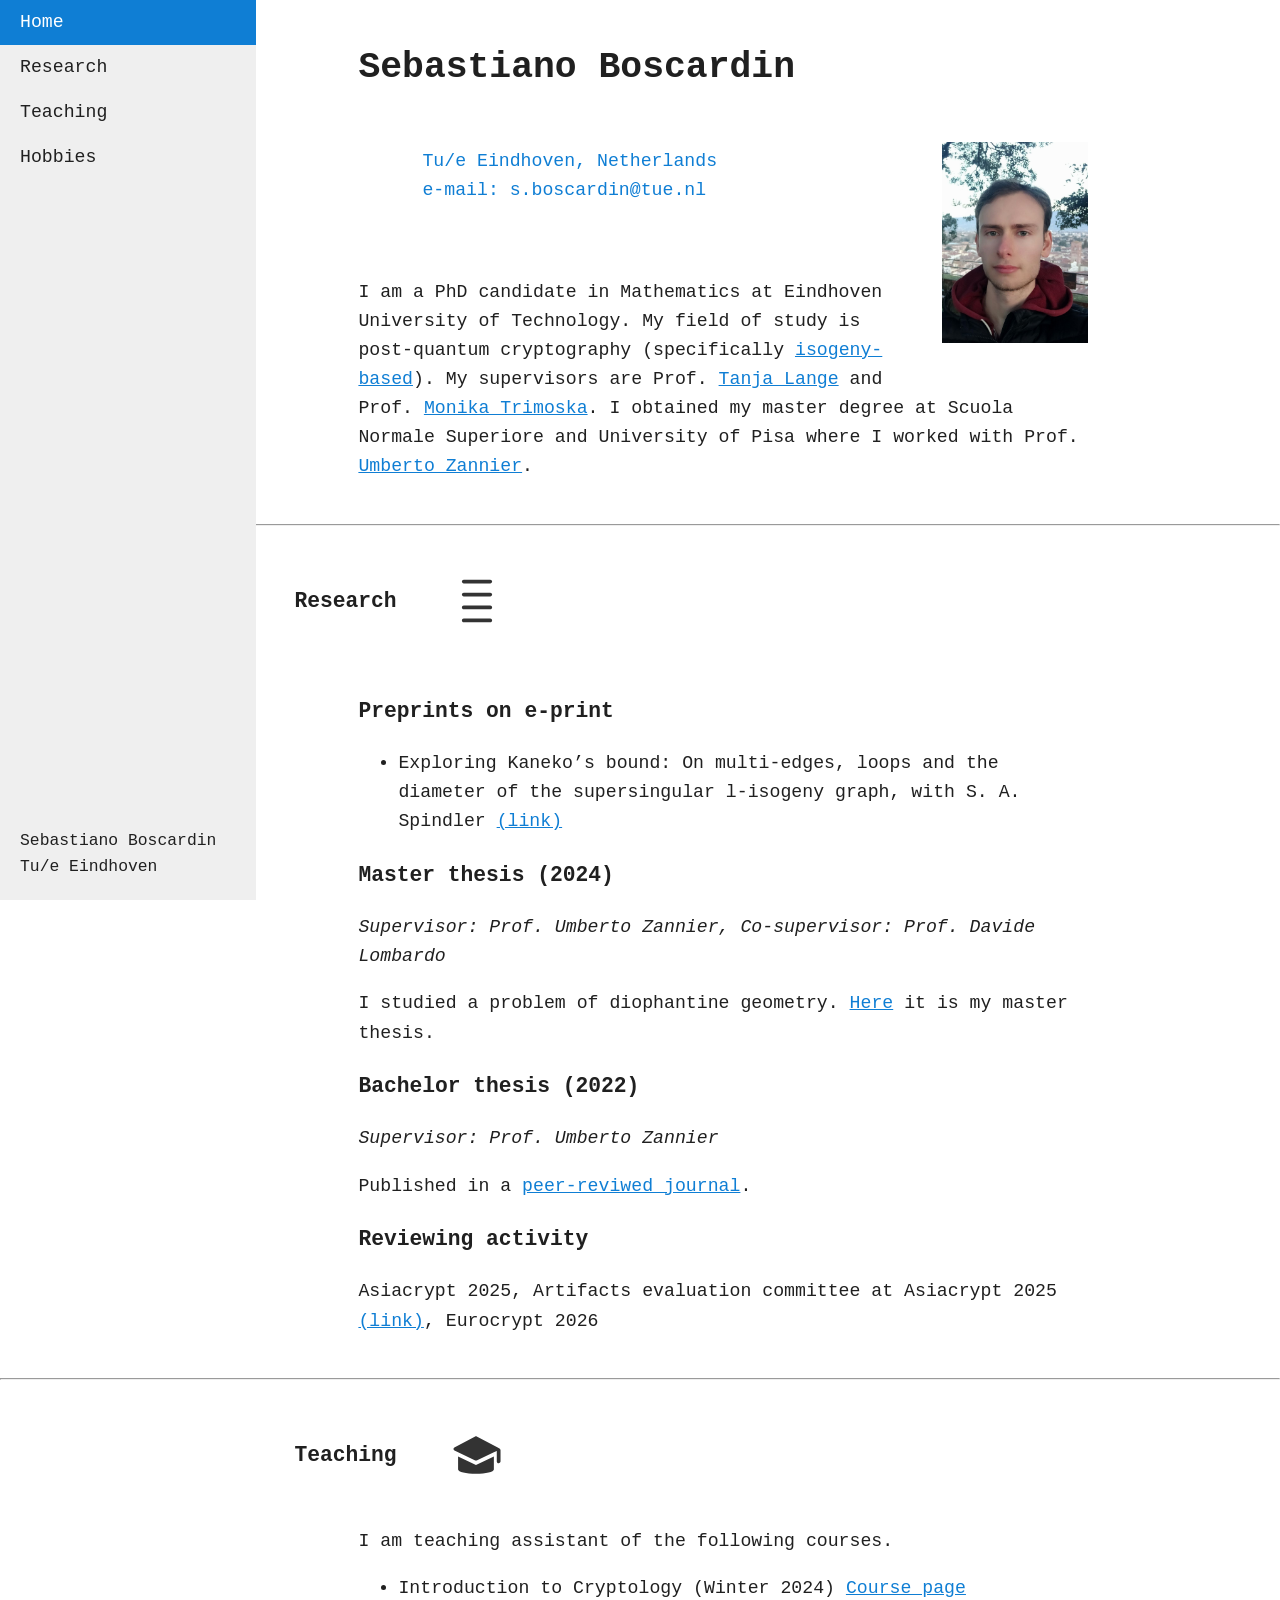
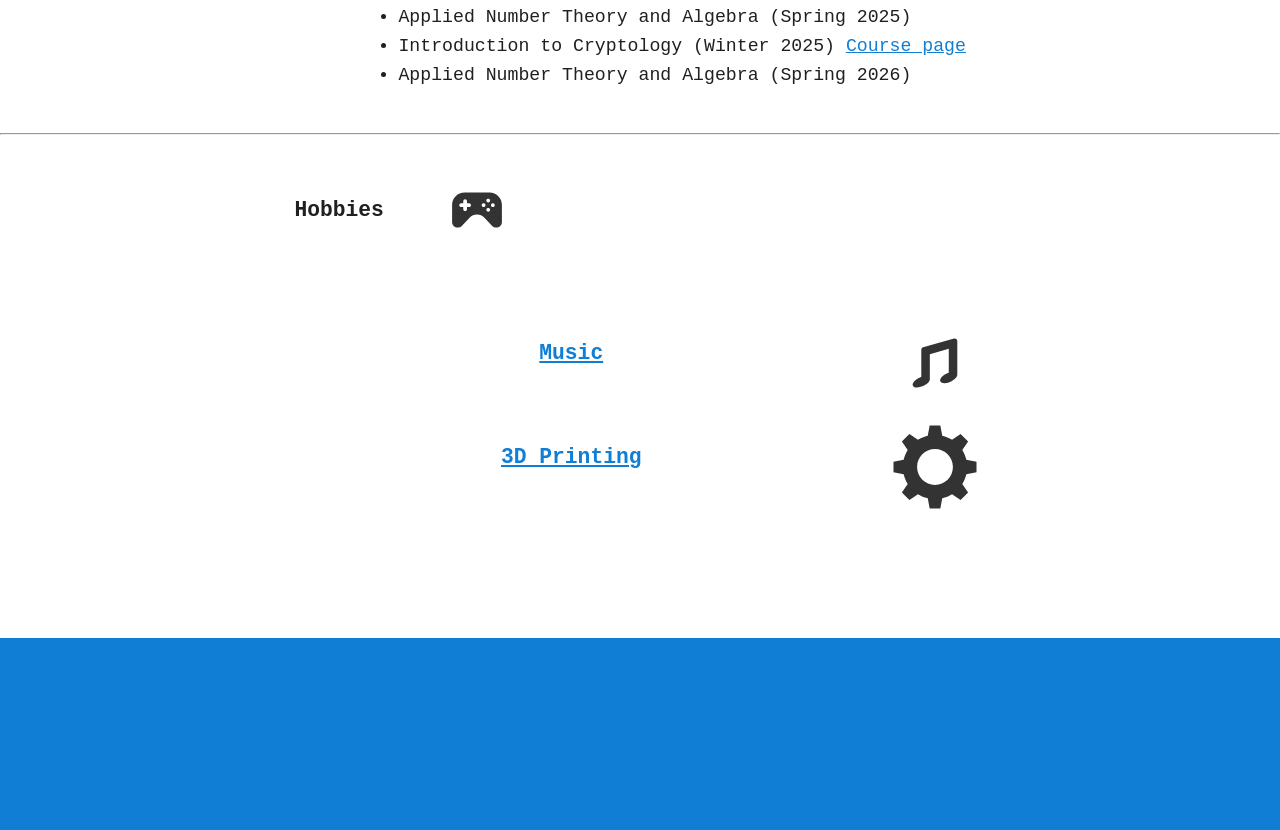
<file: index.html>
<head>
<title>Sebastiano Boscardin</title>
<!--<?php include 'header.html'; ?>-->

<link href="stile.css" rel="stylesheet">
<link rel="preconnect" href="https://fonts.googleapis.com">
<link rel="preconnect" href="https://fonts.gstatic.com" crossorigin>
<link href="https://fonts.googleapis.com/css2?family=Roboto+Mono:ital,wght@0,200;0,300;1,300&display=swap" rel="stylesheet">
<meta name="viewport" content="width=device-width">

<link rel="shortcut icon" href="favicon.ico">
<meta name="viewport" content="width=device-width, initial-scale=1.0">
<meta name="author" content="Sebastiano Boscardin">
</head>


<nav>
	<ul>
		<li><a class="active" href="#home">Home</a></li>
		<li><a href="#research">Research</a></li>
		<li><a href="#teaching">Teaching</a></li>
		<li><a href="#hobbies">Hobbies</a></li>
		<div style="position:fixed; bottom:0;font-size:90%;padding-left:20px;padding-bottom:20px;">
		Sebastiano Boscardin
		<br>
		Tu/e Eindhoven
		</div>
	</ul>
</nav>

<body>       
<main>
<div class="wrapper" id="view" tabindex="0"> 

<div class="content", id="home">
	<h1>Sebastiano Boscardin</h1>
	<img style="width:20%;margin-left:35px;margin-top:20px;margin-bottom:40px;max-height:100%; max-width:100%;"; align="right"; vertical-align: bottom; src="photo.jpg";>
</div>
<div class="contacts">
	Tu/e Eindhoven, Netherlands
	<br>
	e-mail: s.boscardin@tue.nl
</div>
<div class="content">
	<br>
	<p>
		I am a PhD candidate in Mathematics at Eindhoven University of Technology. My field of study is post-quantum cryptography (specifically <a href="https://isogeny.club/">isogeny-based</a>). My supervisors are Prof. <a href="https://hyperelliptic.org/tanja/">Tanja Lange</a> and Prof. <a href="https://mtrimoska.com/">Monika Trimoska</a>. I obtained my master degree at Scuola Normale Superiore and University of Pisa where I worked with Prof. <a href="https://www.sns.it/en/persona/umberto-zannier">Umberto Zannier</a>. 
	</p>
</div>
<hr />
<div class="titles", id="research">
	<h3>Research<img style='vertical-align:middle;display:inline-block;padding-left: 50px;' width="60" height="60"; src="icone/UI Basic GLYPH-18.svg"></h3>
</div>
<div class="content">
	<h3>Preprints on e-print</h3>
	<ul>
		<li>Exploring Kaneko’s bound: On multi-edges, loops and the diameter of the supersingular l-isogeny graph, with S. A. Spindler <a href="https://eprint.iacr.org/2025/1361">(link)</a> </li>
	</ul>
	<h3>Master thesis (2024)</h3>
	<p style="font-style:oblique;">Supervisor: Prof. Umberto Zannier, Co-supervisor: Prof. Davide Lombardo</p>
	<p>I studied a problem of diophantine geometry. <a href="tesi_boscardin.pdf">Here</a> it is my master thesis.</p>
	<h3>Bachelor thesis (2022)</h3>
	<!--<p style="font-style:oblique;">Title: Holomorphic functions with infinitely many zeros on the disk</p>-->
	<p style="font-style:oblique;">Supervisor: Prof. Umberto Zannier</p>
	<!--<a style="font-size:50px;" href="tesi_Boscardin.pdf"> &#8594</a>-->
	<p>Published in a <a href="https://ems.press/journals/rlm/articles/12753569"> peer-reviwed journal</a>.</p>
	<h3>Reviewing activity</h3>
	<p>Asiacrypt 2025, Artifacts evaluation committee at Asiacrypt 2025 <a href="https://asiacrypt.iacr.org/2025/artifacts.php">(link)</a>, Eurocrypt 2026</p>
</div>

<hr />

<div class="titles", id ="teaching">
	<h3>Teaching<img style='vertical-align:middle;display:inline-block;padding-left: 50px;' width="60" height="60"; src="icone/UI Basic GLYPH-100.svg"></h3>
</div>

<div class="content">
	I am teaching assistant of the following courses.
	<ul>
		<li>Introduction to Cryptology (Winter 2024) <a href="https://hyperelliptic.org/tanja/teaching/CS24/">Course page</a> </li>
		<li>Applied Number Theory and Algebra (Spring 2025)</li>
		<li>Introduction to Cryptology (Winter 2025) <a href="https://lorenzo3grassi.github.io/teaching/CS25.html">Course page</a> </li>
		<li>Applied Number Theory and Algebra (Spring 2026)</li>
	</ul>
</div>

<hr />

<div class="titles", id ="hobbies">
	<h3>Hobbies <img style='vertical-align:middle;display:inline-block;padding-left: 50px;' width="60" height="60"; src="icone/UI Basic GLYPH-79.svg"></h3>
</div>

<div class="content">
	<table style="width:100%">
		<colgroup>
			<col span="3">  
		</colgroup> 
	<tr>
		<th><h3><a href="musica.html"> Music </a></h3></th>
		<th><a style="font-size:70px;" href="musica.html"><img width="60" height="100"; src="icone/UI Basic GLYPH-34.svg"></a></th>
	</tr>
	<br>
	<tr>
		<th><h3><a href="stampa.html"> 3D Printing </a></h3></th>
		<th><a style="font-size:70px;" href="stampa.html"><img width="100" height="100"; src="icone/UI Basic GLYPH-10.svg"></a></th>
	</tr>   
	</table>
</div>
<!--</div>
<div style='padding:20px;background-color:#67a6d6;'>
</div>-->
</div>
</main>
</body>
</file>
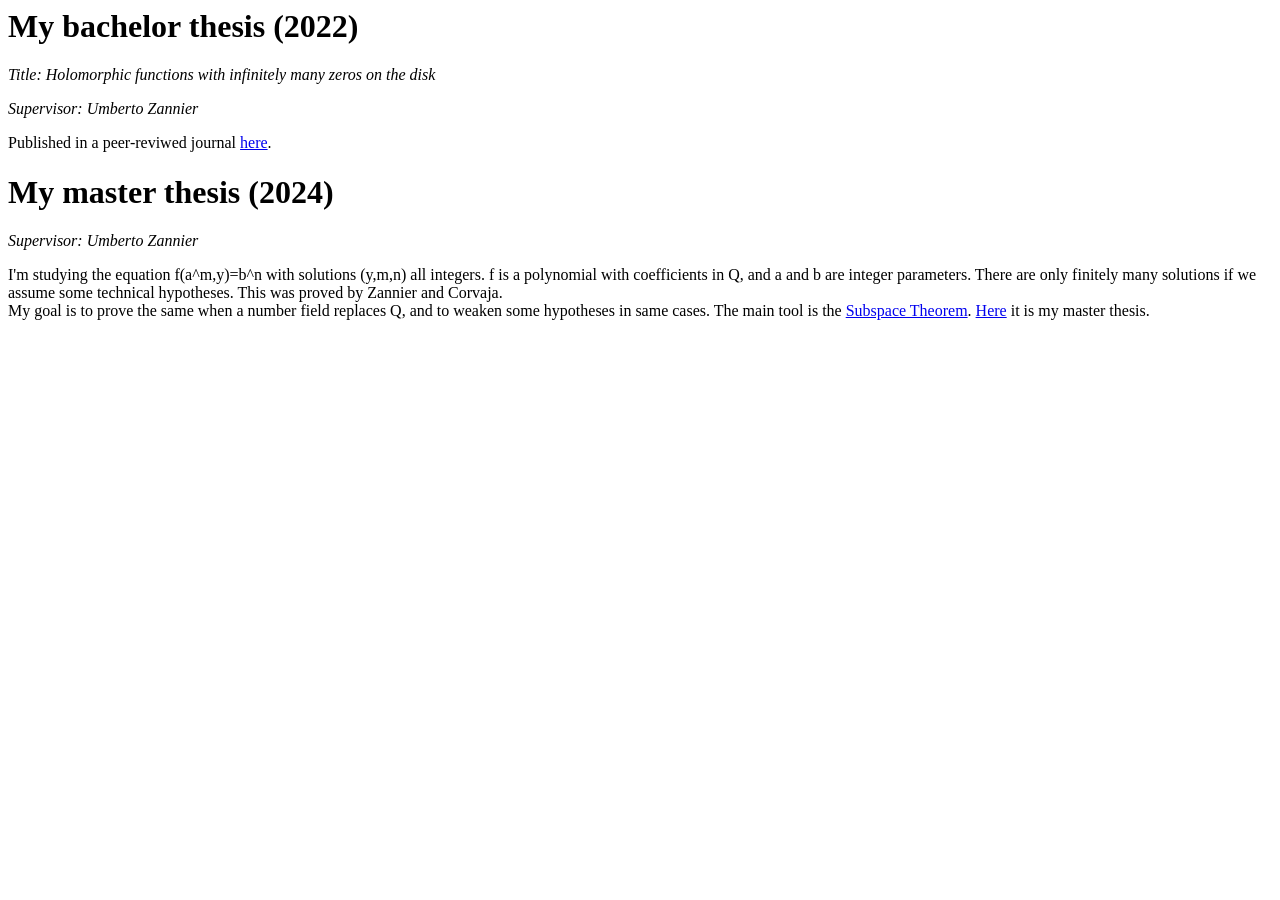
<file: matematica.html>
<head>
<title>Sebastiano Boscardin</title>
<?php include 'header.html'; ?>
</head>
<body>
<h1>My bachelor thesis (2022)</h1>
<p style="font-style:oblique;">Title: Holomorphic functions with infinitely many zeros on the disk</p>
<p style="font-style:oblique;">Supervisor: Umberto Zannier</p>
<!--<a style="font-size:50px;" href="tesi_Boscardin.pdf"> &#8594</a>-->
<p>
Published in a peer-reviwed journal <a href="https://ems.press/journals/rlm/articles/12753569"> here</a>.
</p>
<h1>My master thesis (2024)</h1>
<!--<p style="font-style:oblique;">Title: Holomorphic functions with infinitely many zeros on the disk</p>-->
<p style="font-style:oblique;">Supervisor: Umberto Zannier</p>
<!--<a style="font-size:50px;" href="tesi_Boscardin.pdf"> &#8594</a>-->
<p>
I'm studying the equation f(a^m,y)=b^n with solutions (y,m,n) all integers. f is a polynomial with coefficients in Q, and a and b are integer parameters. There are only finitely many solutions if we assume some technical hypotheses. This was proved by Zannier and Corvaja.
<br>
My goal is to prove the same when a number field replaces Q, and to weaken some hypotheses in same cases. The main tool is the <a href="https://en.wikipedia.org/wiki/Subspace_theorem#:~:text=In%20mathematics%2C%20the%20subspace%20theorem,Schmidt%20(1972)."> Subspace Theorem</a>. <a href="tesi_boscardin.pdf">Here</a> it is my master thesis.
</p>
</body>
</file>
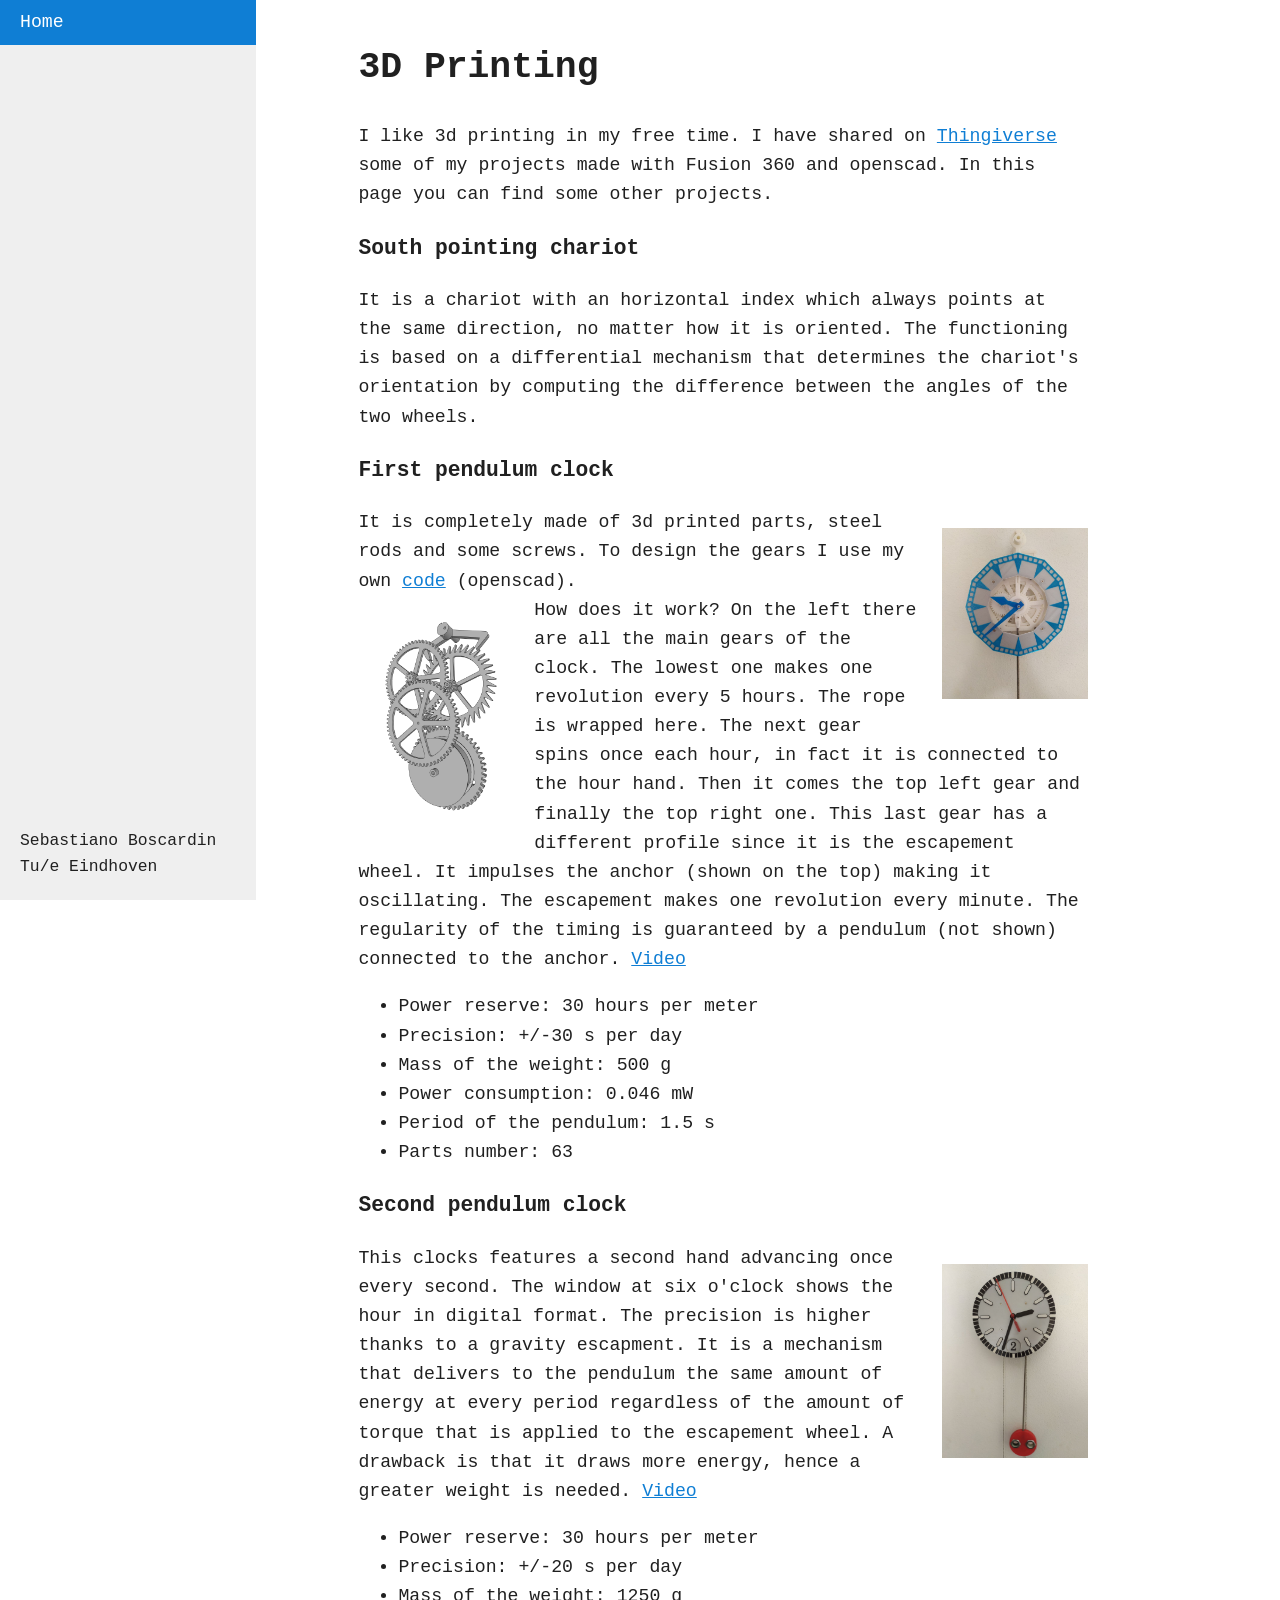
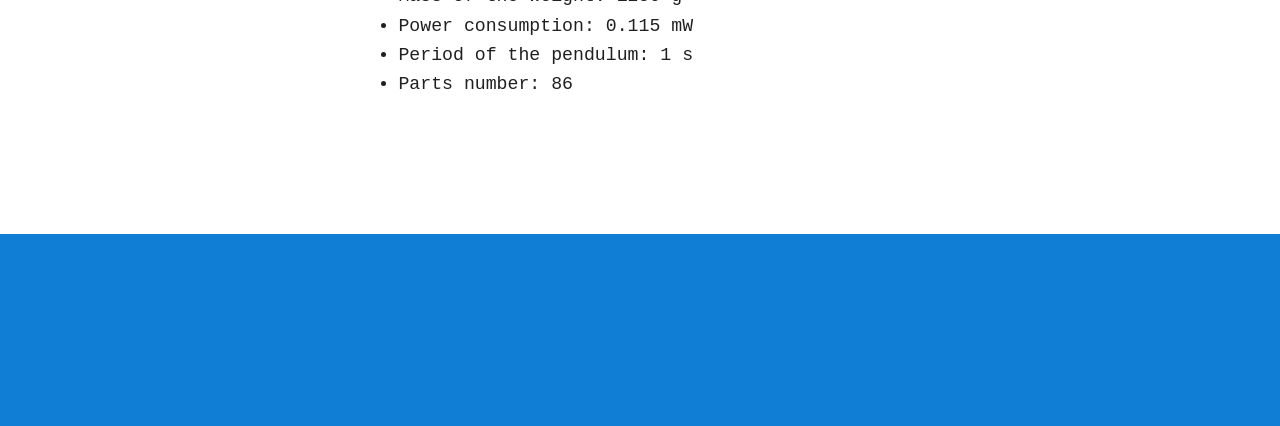
<file: stampa.html>
<head>
<title>Sebastiano Boscardin</title>
<!--<?php include 'header.html'; ?>-->

<link href="stile.css" rel="stylesheet">
<link rel="preconnect" href="https://fonts.googleapis.com">
<link rel="preconnect" href="https://fonts.gstatic.com" crossorigin>
<link href="https://fonts.googleapis.com/css2?family=Roboto+Mono:ital,wght@0,200;0,300;1,300&display=swap" rel="stylesheet">
<meta name="viewport" content="width=device-width">

<link rel="shortcut icon" href="favicon.ico">
<meta name="viewport" content="width=device-width, initial-scale=1.0">
<meta name="author" content="Sebastiano Boscardin">
</head>

<nav>
	<ul>
		<li><a class="active" href="index.html">Home</a></li>
		<div style="position:fixed; bottom:0;font-size:90%;padding-left:20px;padding-bottom:20px;">
		Sebastiano Boscardin
		<br>
		Tu/e Eindhoven
		</div>
	</ul>
</nav>
<body>
<div class="wrapper">
<div class="content">
<h1>3D Printing</h1>

I like 3d printing in my free time. I have shared on <a href="https://www.thingiverse.com/sebastianobos/designs">Thingiverse</a>
some of my projects made with Fusion 360 and openscad. In this page you can find some other projects.

<br>

<h3>South pointing chariot</h3>
It is a chariot with an horizontal index which always points at the same direction, no matter how it is oriented. 
The functioning is based on a differential mechanism that determines the chariot's orientation by computing the difference between the angles of the two wheels. <!--<a href="https://hmn.wiki/it/South-pointing_chariot"> South pointing chariot </a>-->

<br>
<h3>First pendulum clock</h3>

<img style="width:20%;margin-left:20px;margin-top:20px;margin-bottom:20px"; align="right"; src="orologio/orologio.jpg">

It is completely made of 3d printed parts, steel rods and some screws. To design the gears I use my own    
<a href="gear.scad">code</a>
(openscad).
<br>

<img style="width:20%;margin-right:30px;margin-top:20px;margin-bottom:20px"; align="left"; src="orologio/transparent.png">

How does it work? On the left there are all the main gears of the clock. The lowest one makes one revolution every 5 hours. The rope is wrapped here. The next gear spins once each hour, in fact it is connected to the hour hand. Then it comes the top left gear and finally the top right one. This last gear has a different profile since it is the escapement wheel. It impulses the anchor (shown on the top) making it oscillating. The escapement makes one revolution every minute. The regularity of the timing is guaranteed by a pendulum (not shown) connected to the anchor.

<a href="orologio/video1.mp4"> Video </a>

<br>

<ul>
<li>Power reserve: 30 hours per meter</li>
<li>Precision: +/-30 s per day</li>
<li>Mass of the weight: 500 g</li>
<li>Power consumption: 0.046 mW </li>
<li>Period of the pendulum: 1.5 s</li>
<li>Parts number: 63</li>
</ul>


<h3>Second pendulum clock</h3>

<img style="width:20%;margin-left:20px;margin-top:20px;margin-bottom:20px"; align="right"; src="orologio/photo2.jpg">

This clocks features a second hand advancing once every second. The window at six o'clock shows the hour in digital format. The precision is higher thanks to a gravity escapment. It is a mechanism that delivers to the pendulum the same amount of energy at every period regardless of the amount of torque that is applied to the escapement wheel. A drawback is that it draws more energy, hence a greater weight is needed. <a href="orologio/video2.mp4"> Video </a>
<br>

<ul>
<li>Power reserve: 30 hours per meter</li>
<li>Precision: +/-20 s per day</li>
<li>Mass of the weight: 1250 g</li>
<li>Power consumption: 0.115 mW </li>
<li>Period of the pendulum: 1 s</li>
<li>Parts number: 86</li>
</ul>
</div>
</div>
</body>
</file>
<file: stile.css>
/*:root{--riso: #807033;}*/
/*:root{--riso: #0077b5;}*/
:root{--riso: #0f7ed4;}
a{text-decoration:underline;color:var(--riso);}
body{
	background-attachment:fixed;
	background-size:100%;
	background-position: center;
	margin-left:0%;
	margin-right:0%;
	margin-top:0%;
	margin-bottom:15%;
	font-size:140%;
	font-family: monospace;
	color:#202020;
	line-height:1.6;
    background-color: var(--riso); 
}
label{
	display: flex;
    flex-wrap: nowrap;
    align-items: center;
    margin-top:1%
}
audio{
	margin-left:4%;
	margin-top: 4%;
	margin-bottom: 4%;
	width: 600px;
}
table{
	text-align: center;
	font-size:1em;
}
img{margin:0%;}
.contacts {
	color: var(--riso);
	background-color: white;
	padding-top: 10px;
	padding-right: 25px;
	padding-left: 33%;
	padding-bottom: 10px;
	object-fit: cover;
	padding-right:15%; 
}
.titles {
	background-color: white;
	padding-top: 15px;
	padding-bottom: 5px;
	padding-left:23%;
	padding-right:18%;   
}
.content {
	background-color: white;
	padding-top: 15px;
	padding-bottom: 15px;
	padding-left:28%;
	padding-right:15%;  
}
.wrapper{
	background-color: white;
	padding-bottom:8% 
}

nav{
	ul {
		list-style-type: none;
		margin: 0;
		padding: 0;
		width: 20%;
		background-color: #efefef;
		position: fixed;
		height: 100%;
		overflow: auto;
	}

	li a {
		display: block;
		color: #202020;
		padding: 8px 20px;
		text-decoration: none;
	}

	li a.active {
		background-color: var(--riso);
		color: white;
	}

	li a:hover:not(.active) {
		background-color: #a0a0a0;
		color: white;
	}
}

@media screen and (max-width:1200px){
body{
font-size:12px;
}
audio{
	margin-left:1%;
	margin-top: 4%;
	margin-bottom: 4%;
	width: 240px;
	height: 50px;
}
.content {
	background-color: white;
	padding-top: 15px;
	padding-bottom: 15px;
	padding-left:25%;
	padding-right:5%;
  
}
.titles {
	background-color: white;
	padding-top: 15px;
	padding-bottom: 5px;
	padding-left:22%;
	padding-right:18%;  
}
nav{
	font-size:12px;
	li a {
		display: block;
		color: #202020;
		padding-left: 10px;
		padding-top: 15px;
		padding-bottom: 15px;
		text-decoration: none;
	}
}
</file>
